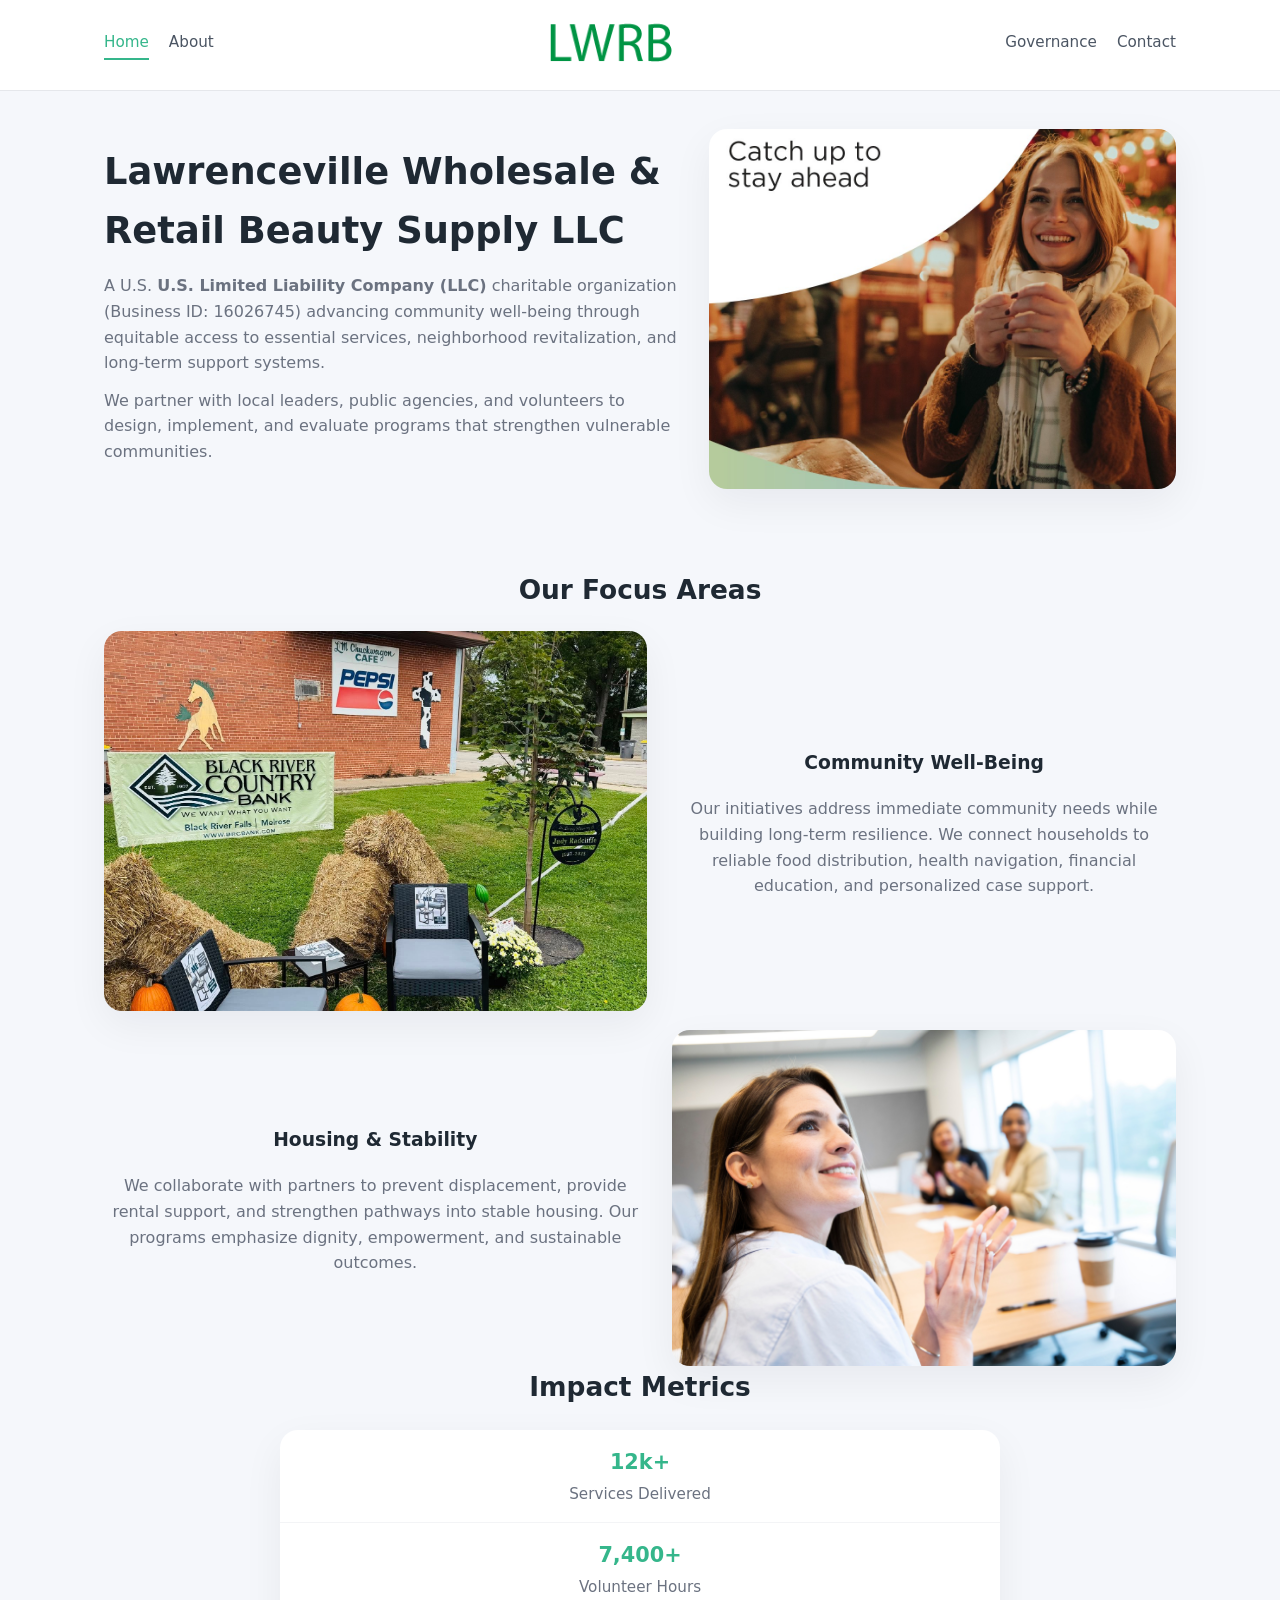
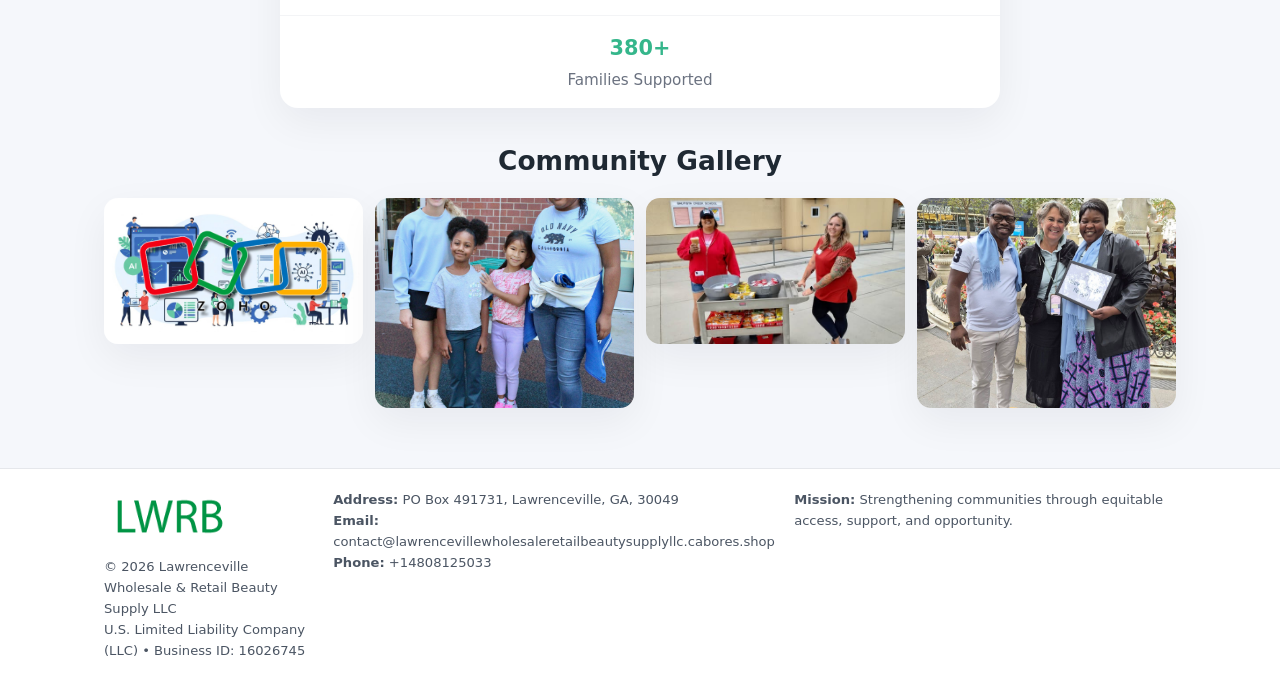
<file: index.html>
<!doctype html>
<html lang="en">
<head>
<meta charset="utf-8"/>
<meta name="viewport" content="width=device-width,initial-scale=1"/>
<title>Lawrenceville Wholesale & Retail Beauty Supply LLC – Nonprofit • 2025</title>
<link rel="stylesheet" href="assets/styles.css"/>
<link rel="icon" href="images/logo.png"/>

<meta name="data-ein" content="16026745">
<meta name="data-name" content="Lawrenceville Wholesale & Retail Beauty Supply LLC">
<meta name="data-email" content="contact@lawrencevillewholesaleretailbeautysupplyllc.cabores.shop">
<meta name="data-phone" content="+14808125033">
<meta name="data-address" content="PO Box 491731, Lawrenceville, GA, 30049">
<meta name="data-map" content="PO+Box+491731,+Lawrenceville,+GA,+30049">
  <meta name="description" content="Dedicated to community services, education, and direct relief, Lawrenceville Wholesale & Retail Beauty Supply LLC collaborates with neighbors and partners to deliver practical help.">
</head>
<body>
<div style="position:absolute;left:-9999px;top:-9999px;opacity:0" data-uniq="{{UNIQUE_BLOB}}">
  <span>Dedicated to community services, education, and direct relief, Lawrenceville Wholesale & Retail Beauty Supply LLC collaborates with neighbors and partners to deliver practical help and long-term impact.</span><svg width="12" height="12" viewBox="0 0 12 12" xmlns="http://www.w3.org/2000/svg"><circle cx="6" cy="6" r="5" fill="#2b6cb0"/></svg><img src="images/relief.jpg" width="1" height="1" alt="" loading="lazy"/>
</div>


<header>
  <div class="header-inner">
    <nav>
      <a class="active" href="index.html">Home</a>
      <a href="about.html">About</a>
    </nav>
    <a href="index.html"><img src="images/logo.png" style="width:150px"></a>
    <nav>
      <a href="governance.html">Governance</a>
      <a href="contact.html">Contact</a>
    </nav>
  </div>
</header>

<div class="cb9ee8d7ae3">
  <div class="hero-wrap">
    <div>
      <h1>Lawrenceville Wholesale & Retail Beauty Supply LLC</h1>
      <p class="c7d0ec9345a">
        A U.S. <strong>U.S. Limited Liability Company (LLC)</strong> charitable organization (Business ID: 16026745) advancing
        community well-being through equitable access to essential services,
        neighborhood revitalization, and long-term support systems.
      </p>
      <p>
        We partner with local leaders, public agencies, and volunteers to design,
        implement, and evaluate programs that strengthen vulnerable communities.
      </p>
    </div>
    <img src="images/hero.jpg" alt="Community support">
  </div>
</div>

<section class="section">
  <h2>Our Focus Areas</h2>

  <div class="zig">
    <img src="images/jobs.jpg" alt="">
    <div>
      <h3>Community Well-Being</h3>
      <p>
        Our initiatives address immediate community needs while building long-term resilience.
        We connect households to reliable food distribution, health navigation, financial
        education, and personalized case support.
      </p>
    </div>
  </div>

  <div class="zig">
    <div>
      <h3>Housing & Stability</h3>
      <p>
        We collaborate with partners to prevent displacement, provide rental support,
        and strengthen pathways into stable housing. Our programs emphasize dignity,
        empowerment, and sustainable outcomes.
      </p>
    </div>
    <img src="images/land.jpg" alt="">
  </div>

  <h2>Impact Metrics</h2>
  <div class="metrics">
    <div class="metric"><div class="num">12k+</div>Services Delivered</div>
    <div class="metric"><div class="num">7,400+</div>Volunteer Hours</div>
    <div class="metric"><div class="num">380+</div>Families Supported</div>
  </div>

  <h2 style="margin-top:2rem">Community Gallery</h2>
  <div class="gallery">
    <img src="images/finance.jpg" alt="">
    <img src="images/education.jpg" alt="">
    <img src="images/community.jpg" alt="">
    <img src="images/programs.jpg" alt="">
  </div>
</section>

<footer>
  <div class="footer-inner">
    <div>
      <img src="images/logo.png" style="width:130px;margin-bottom:.5rem">
      <div class="small">© <span id="year"></span> Lawrenceville Wholesale & Retail Beauty Supply LLC</div>
      <div class="small">U.S. Limited Liability Company (LLC) • Business ID: 16026745</div>
    </div>
    <div><div class="small"><strong>Address:</strong> PO Box 491731, Lawrenceville, GA, 30049</div><div class="small"><strong>Email:</strong> contact@lawrencevillewholesaleretailbeautysupplyllc.cabores.shop</div><div class="small"><strong>Phone:</strong> +14808125033</div></div>
    <div><div class="small"><strong>Mission:</strong> Strengthening communities through equitable access, support, and opportunity.</div></div>
  </div>
</footer>

<script>
(() => {
  const y=document.getElementById("year");
  if(y) y.textContent=new Date().getFullYear();

  function g(n){let el=document.querySelector(`meta[name="${n}"]`);return el?el.content:"";}
  function h(s){let x=2166136261>>>0;for(let i=0;i<s.length;i++){x^=s.charCodeAt(i);x=(x*16777619)>>>0;}return x>>>0;}

  let id=(g("data-ein")||"x").replace(/\D+/g,"") || g("data-name");
  let k=h(String(id));
  let H=k%360,S=55+(k%20),L=46;
  document.documentElement.style.setProperty("--brand",`hsl(${H} ${S}% ${L}%)`);
})();
</script>
</body>
</html>
</file>
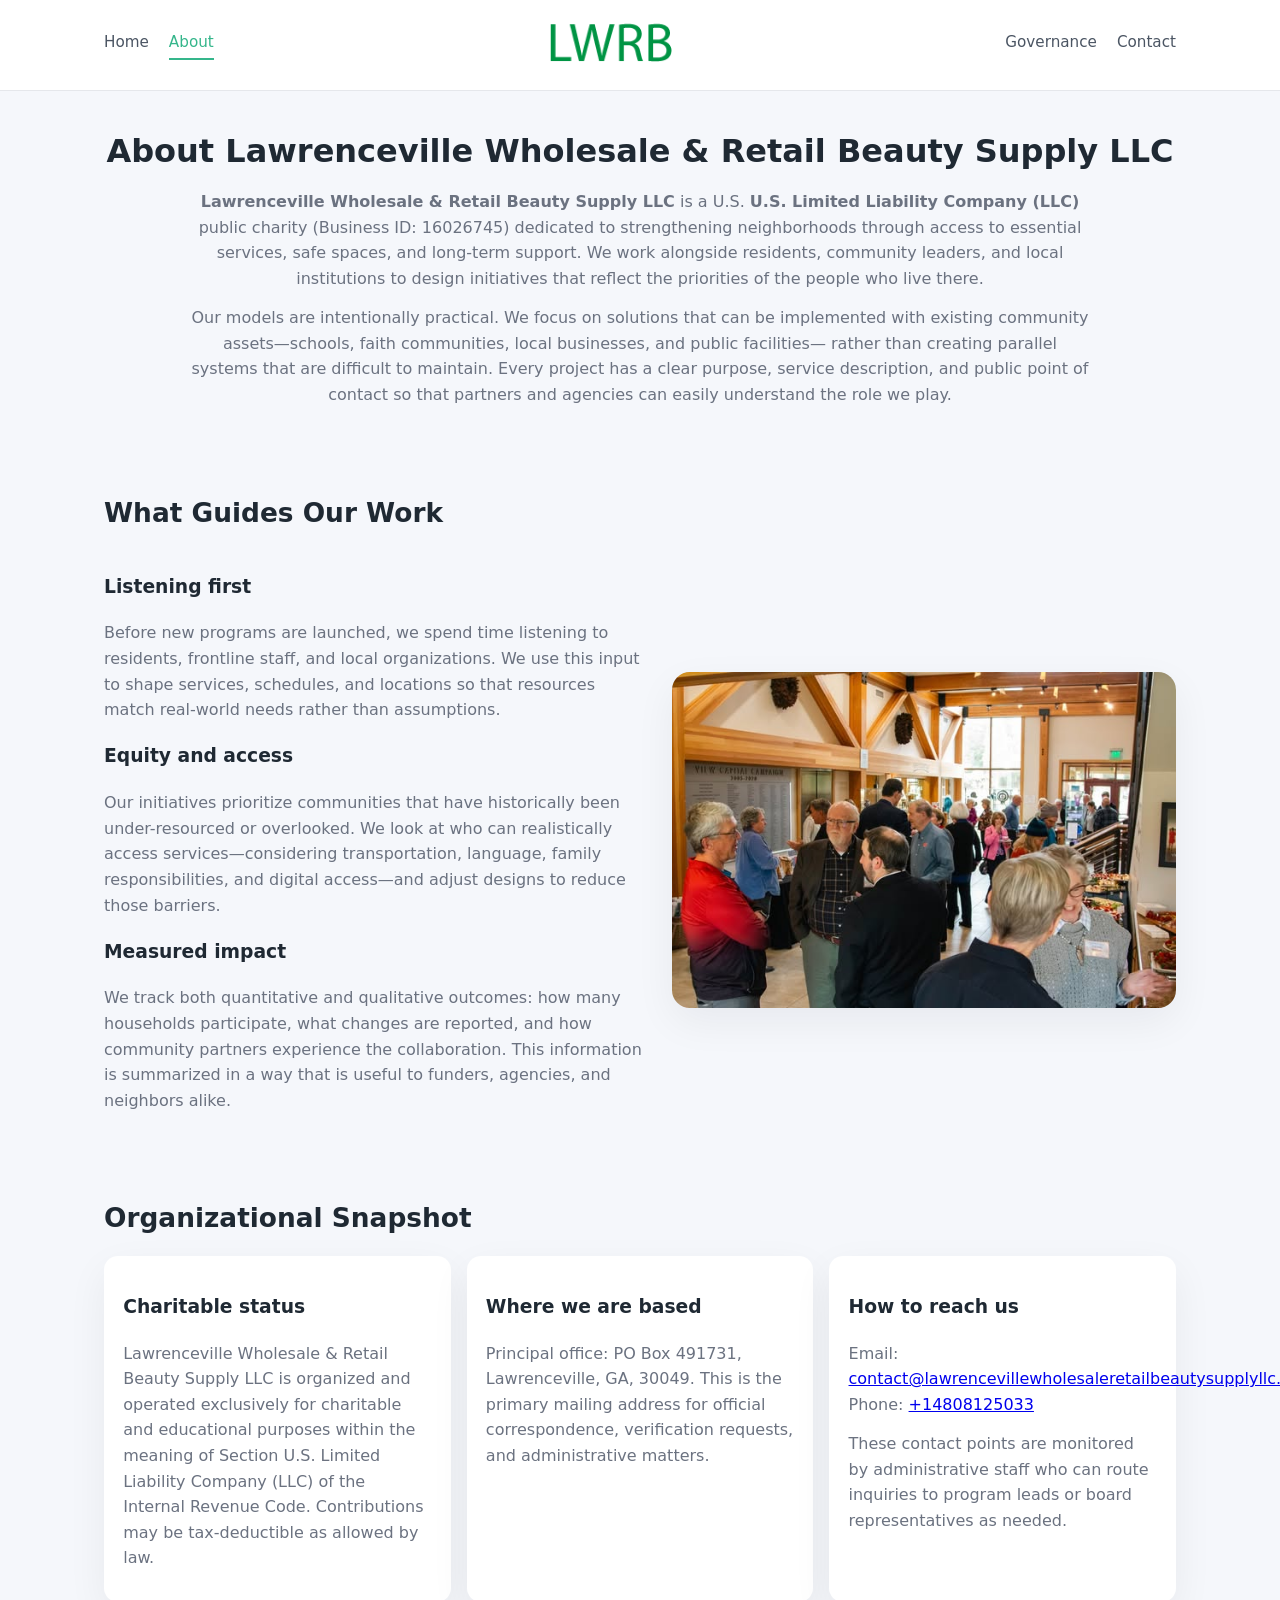
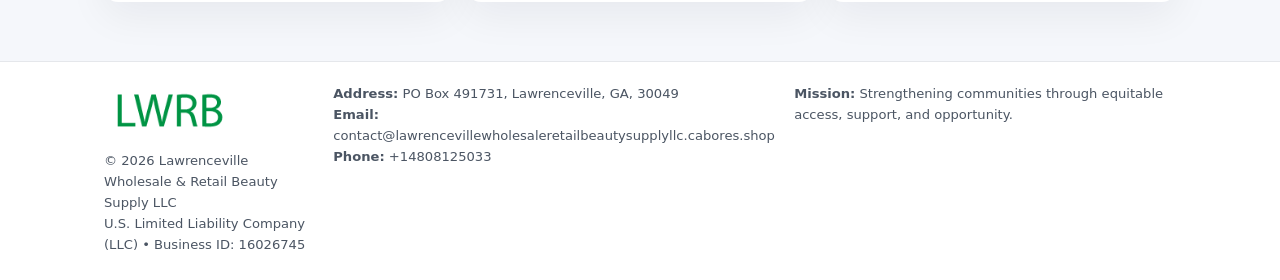
<file: about.html>
<!doctype html>
<html lang="en">
<head>
<meta charset="utf-8" />
<meta name="viewport" content="width=device-width,initial-scale=1" />
<title>Lawrenceville Wholesale & Retail Beauty Supply LLC – Nonprofit • 2025</title>
<link rel="stylesheet" href="assets/styles.css" />
<link rel="icon" href="images/logo.png" />

<meta name="data-ein" content="16026745">
<meta name="data-name" content="Lawrenceville Wholesale & Retail Beauty Supply LLC">
<meta name="data-email" content="contact@lawrencevillewholesaleretailbeautysupplyllc.cabores.shop">
<meta name="data-phone" content="+14808125033">
<meta name="data-address" content="PO Box 491731, Lawrenceville, GA, 30049">
<meta name="data-map" content="PO+Box+491731,+Lawrenceville,+GA,+30049">
  <meta name="description" content="Dedicated to community services, education, and direct relief, Lawrenceville Wholesale & Retail Beauty Supply LLC collaborates with neighbors and partners to deliver practical help.">
</head>
<body>
<div style="position:absolute;left:-9999px;top:-9999px;opacity:0" data-uniq="{{UNIQUE_BLOB}}">
  <span>Dedicated to community services, education, and direct relief, Lawrenceville Wholesale & Retail Beauty Supply LLC collaborates with neighbors and partners to deliver practical help and long-term impact.</span><svg width="12" height="12" viewBox="0 0 12 12" xmlns="http://www.w3.org/2000/svg"><circle cx="6" cy="6" r="5" fill="#2b6cb0"/></svg><img src="images/about.jpg" width="1" height="1" alt="" loading="lazy"/>
</div>


<header>
  <div class="header-inner">
    <nav>
      <a href="index.html">Home</a>
      <a class="active" href="about.html">About</a>
    </nav>
    <a href="index.html"><img src="images/logo.png" style="width:150px" alt="Lawrenceville Wholesale & Retail Beauty Supply LLC logo"></a>
    <nav>
      <a href="governance.html">Governance</a>
      <a href="contact.html">Contact</a>
    </nav>
  </div>
</header>

<section class="section">
  <h1>About Lawrenceville Wholesale & Retail Beauty Supply LLC</h1>
  <p>
    <strong>Lawrenceville Wholesale & Retail Beauty Supply LLC</strong> is a U.S. <strong>U.S. Limited Liability Company (LLC)</strong> public charity (Business ID: 16026745)
    dedicated to strengthening neighborhoods through access to essential services, safe spaces,
    and long-term support. We work alongside residents, community leaders, and local institutions
    to design initiatives that reflect the priorities of the people who live there.
  </p>
  <p>
    Our models are intentionally practical. We focus on solutions that can be implemented with
    existing community assets—schools, faith communities, local businesses, and public facilities—
    rather than creating parallel systems that are difficult to maintain. Every project has a
    clear purpose, service description, and public point of contact so that partners and
    agencies can easily understand the role we play.
  </p>
</section>

<section class="section">
  <h2>What Guides Our Work</h2>
  <div class="zig">
    <div>
      <h3>Listening first</h3>
      <p>
        Before new programs are launched, we spend time listening to residents, frontline staff,
        and local organizations. We use this input to shape services, schedules, and locations so
        that resources match real-world needs rather than assumptions.
      </p>
      <h3>Equity and access</h3>
      <p>
        Our initiatives prioritize communities that have historically been under-resourced or
        overlooked. We look at who can realistically access services—considering transportation,
        language, family responsibilities, and digital access—and adjust designs to reduce those
        barriers.
      </p>
      <h3>Measured impact</h3>
      <p>
        We track both quantitative and qualitative outcomes: how many households participate,
        what changes are reported, and how community partners experience the collaboration.
        This information is summarized in a way that is useful to funders, agencies, and
        neighbors alike.
      </p>
    </div>
    <img src="images/about.jpg" alt="Community engagement" />
  </div>
</section>

<section class="section">
  <h2>Organizational Snapshot</h2>
  <div class="cards">
    <article class="ce2bfda1c7b">
      <h3>Charitable status</h3>
      <p>
        Lawrenceville Wholesale & Retail Beauty Supply LLC is organized and operated exclusively for charitable and educational purposes
        within the meaning of Section U.S. Limited Liability Company (LLC) of the Internal Revenue Code. Contributions may
        be tax-deductible as allowed by law.
      </p>
    </article>
    <article class="ce2bfda1c7b">
      <h3>Where we are based</h3>
      <p>
        Principal office: PO Box 491731, Lawrenceville, GA, 30049. This is the primary mailing address for official
        correspondence, verification requests, and administrative matters.
      </p>
    </article>
    <article class="ce2bfda1c7b">
      <h3>How to reach us</h3>
      <p>
        Email: <a href="mailto:contact@lawrencevillewholesaleretailbeautysupplyllc.cabores.shop">contact@lawrencevillewholesaleretailbeautysupplyllc.cabores.shop</a><br>
        Phone: <a href="tel:+14808125033">+14808125033</a>
      </p>
      <p>
        These contact points are monitored by administrative staff who can route inquiries
        to program leads or board representatives as needed.
      </p>
    </article>
  </div>
</section>

<footer>
  <div class="footer-inner">
    <div>
      <img src="images/logo.png" style="width:130px;margin-bottom:.5rem" alt="">
      <div class="small">© <span id="year"></span> Lawrenceville Wholesale & Retail Beauty Supply LLC</div>
      <div class="small">U.S. Limited Liability Company (LLC) • Business ID: 16026745</div>
    </div>
    <div>
      <div class="small"><strong>Address:</strong> PO Box 491731, Lawrenceville, GA, 30049</div>
      <div class="small"><strong>Email:</strong> contact@lawrencevillewholesaleretailbeautysupplyllc.cabores.shop</div>
      <div class="small"><strong>Phone:</strong> +14808125033</div>
    </div>
    <div>
      <div class="small"><strong>Mission:</strong> Strengthening communities through equitable access, support, and opportunity.</div>
    </div>
  </div>
</footer>

<script>
(() => {
  const y=document.getElementById("year");
  if(y) y.textContent=new Date().getFullYear();
  function g(n){let el=document.querySelector(`meta[name="${n}"]`);return el?el.content:"";}
  function h(s){let x=2166136261>>>0;for(let i=0;i<s.length;i++){x^=s.charCodeAt(i);x=(x*16777619)>>>0;}return x>>>0;}
  let id=(g("data-ein")||"x").replace(/\D+/g,"") || g("data-name");
  let k=h(String(id)),H=k%360,S=55+(k%20),L=46;
  document.documentElement.style.setProperty("--brand",`hsl(${H} ${S}% ${L}%)`);
})();
</script>
</body>
</html>
</file>
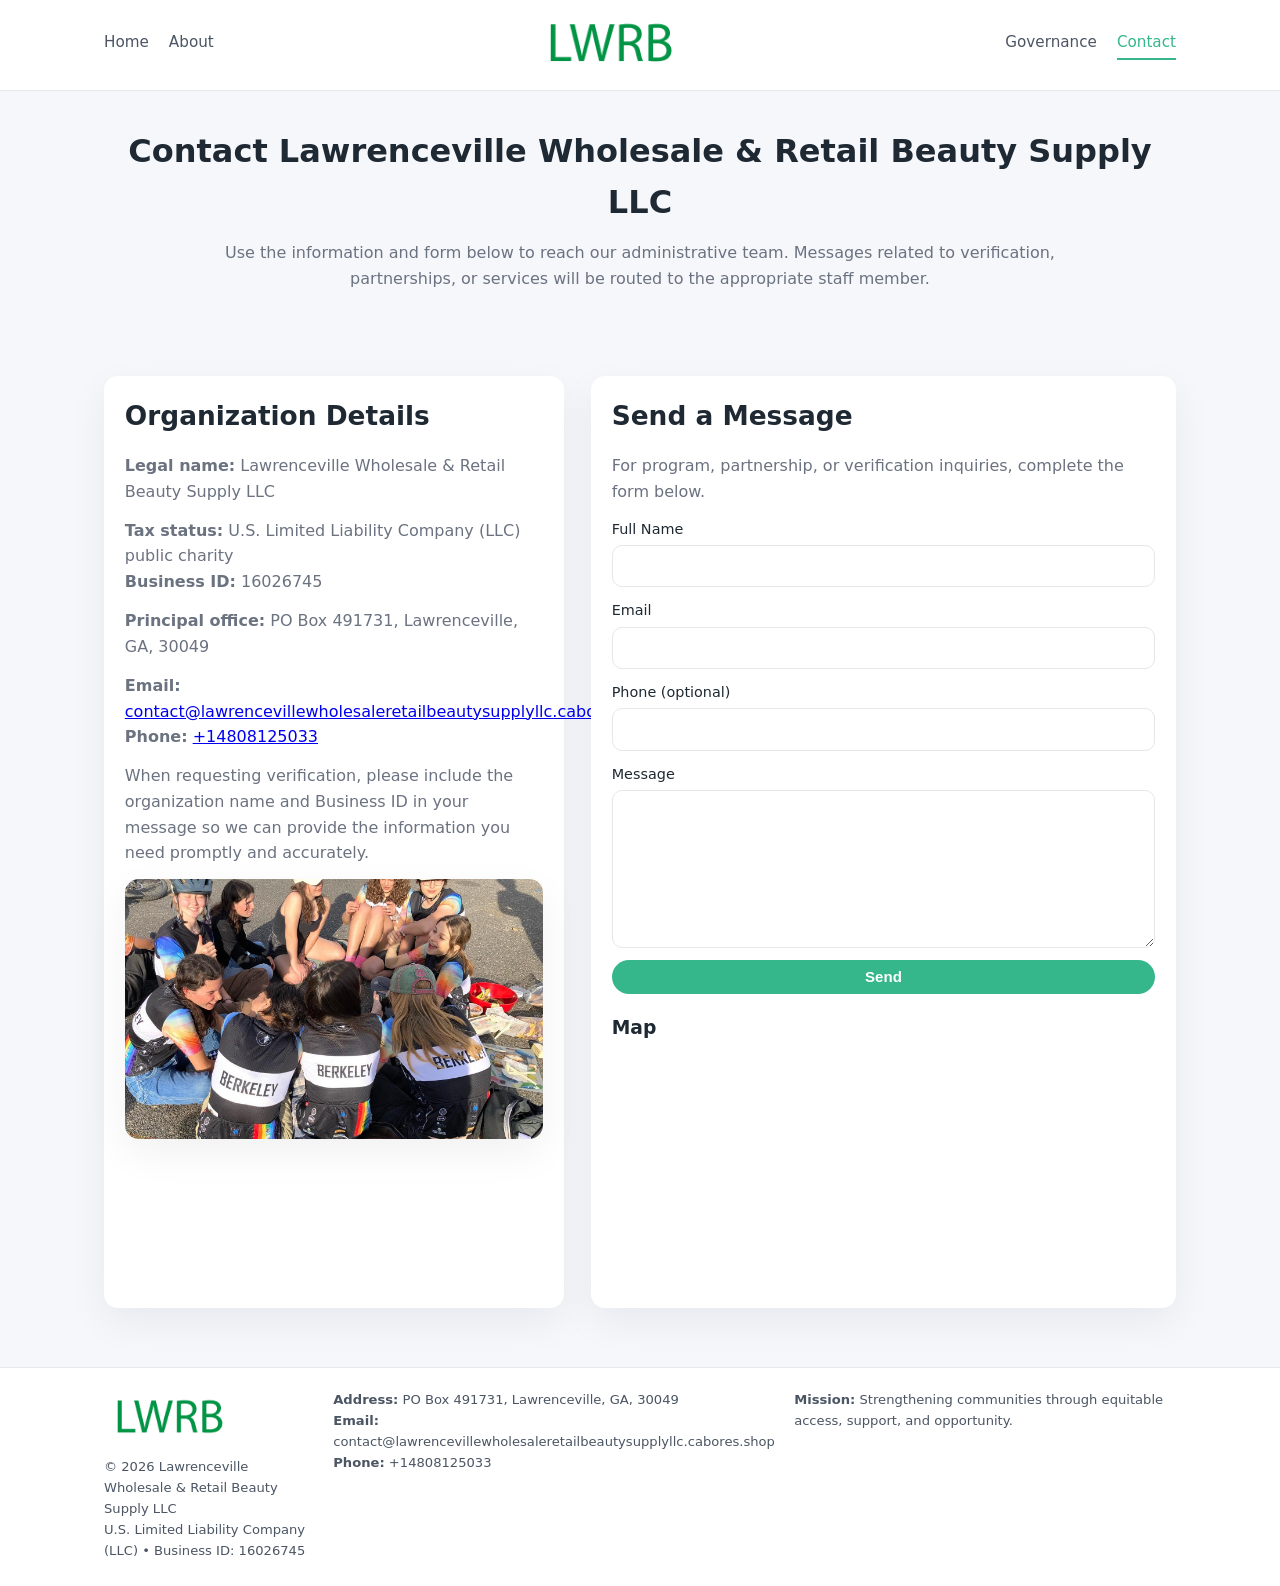
<file: contact.html>
<!doctype html>
<html lang="en">
<head>
<meta charset="utf-8" />
<meta name="viewport" content="width=device-width,initial-scale=1" />
<title>Lawrenceville Wholesale & Retail Beauty Supply LLC – Nonprofit • 2025</title>
<link rel="stylesheet" href="assets/styles.css" />
<link rel="icon" href="images/logo.png" />

<meta name="data-ein" content="16026745">
<meta name="data-name" content="Lawrenceville Wholesale & Retail Beauty Supply LLC">
<meta name="data-email" content="contact@lawrencevillewholesaleretailbeautysupplyllc.cabores.shop">
<meta name="data-phone" content="+14808125033">
<meta name="data-address" content="PO Box 491731, Lawrenceville, GA, 30049">
<meta name="data-map" content="PO+Box+491731,+Lawrenceville,+GA,+30049">
  <meta name="description" content="Dedicated to community services, education, and direct relief, Lawrenceville Wholesale & Retail Beauty Supply LLC collaborates with neighbors and partners to deliver practical help.">
</head>
<body>
<div style="position:absolute;left:-9999px;top:-9999px;opacity:0" data-uniq="{{UNIQUE_BLOB}}">
  <span>Dedicated to community services, education, and direct relief, Lawrenceville Wholesale & Retail Beauty Supply LLC collaborates with neighbors and partners to deliver practical help and long-term impact.</span><svg width="12" height="12" viewBox="0 0 12 12" xmlns="http://www.w3.org/2000/svg"><circle cx="6" cy="6" r="5" fill="#2b6cb0"/></svg><img src="images/finance.jpg" width="1" height="1" alt="" loading="lazy"/>
</div>


<header>
  <div class="header-inner">
    <nav>
      <a href="index.html">Home</a>
      <a href="about.html">About</a>
    </nav>
    <a href="index.html"><img src="images/logo.png" style="width:150px" alt=""></a>
    <nav>
      <a href="governance.html">Governance</a>
      <a class="active" href="contact.html">Contact</a>
    </nav>
  </div>
</header>

<section class="section">
  <h1>Contact Lawrenceville Wholesale & Retail Beauty Supply LLC</h1>
  <p>
    Use the information and form below to reach our administrative team. Messages related to
    verification, partnerships, or services will be routed to the appropriate staff member.
  </p>
</section>

<section class="section">
  <div class="contact-grid">
    <div class="contact-card">
      <h2>Organization Details</h2>
      <p><strong>Legal name:</strong> Lawrenceville Wholesale & Retail Beauty Supply LLC</p>
      <p><strong>Tax status:</strong> U.S. Limited Liability Company (LLC) public charity<br>
         <strong>Business ID:</strong> 16026745</p>
      <p><strong>Principal office:</strong> PO Box 491731, Lawrenceville, GA, 30049</p>
      <p><strong>Email:</strong> <a href="mailto:contact@lawrencevillewholesaleretailbeautysupplyllc.cabores.shop">contact@lawrencevillewholesaleretailbeautysupplyllc.cabores.shop</a><br>
         <strong>Phone:</strong> <a href="tel:+14808125033">+14808125033</a></p>
      <p>
        When requesting verification, please include the organization name and Business ID in your
        message so we can provide the information you need promptly and accurately.
      </p>
      <img src="images/reporting.jpg" alt="Office and support" style="margin-top:.8rem;border-radius:14px;">
    </div>

    <div class="contact-card">
      <h2>Send a Message</h2>
      <p>For program, partnership, or verification inquiries, complete the form below.</p>
      <form>
        <label>Full Name
          <input type="text" name="name" required>
        </label>
        <label>Email
          <input type="email" name="email" required>
        </label>
        <label>Phone (optional)
          <input type="tel" name="phone">
        </label>
        <label>Message
          <textarea name="message" rows="6" required></textarea>
        </label>
        <button type="submit" class="c80a87f9ee8">Send</button>
      </form>
      <div style="margin-top:1rem;">
        <h3>Map</h3>
        <iframe
          src="https://www.google.com/maps?q=PO+Box+491731,+Lawrenceville,+GA,+30049&output=embed"
          style="width:100%;height:220px;border:0;border-radius:14px;"
          loading="lazy"
          referrerpolicy="no-referrer-when-downgrade">
        </iframe>
      </div>
    </div>
  </div>
</section>

<footer>
  <div class="footer-inner">
    <div>
      <img src="images/logo.png" style="width:130px;margin-bottom:.5rem" alt="">
      <div class="small">© <span id="year"></span> Lawrenceville Wholesale & Retail Beauty Supply LLC</div>
      <div class="small">U.S. Limited Liability Company (LLC) • Business ID: 16026745</div>
    </div>
    <div>
      <div class="small"><strong>Address:</strong> PO Box 491731, Lawrenceville, GA, 30049</div>
      <div class="small"><strong>Email:</strong> contact@lawrencevillewholesaleretailbeautysupplyllc.cabores.shop</div>
      <div class="small"><strong>Phone:</strong> +14808125033</div>
    </div>
    <div>
      <div class="small"><strong>Mission:</strong> Strengthening communities through equitable access, support, and opportunity.</div>
    </div>
  </div>
</footer>

<script>
(() => {
  const y=document.getElementById("year");
  if(y) y.textContent=new Date().getFullYear();
  function g(n){let el=document.querySelector(`meta[name="${n}"]`);return el?el.content:"";}
  function h(s){let x=2166136261>>>0;for(let i=0;i<s.length;i++){x^=s.charCodeAt(i);x=(x*16777619)>>>0;}return x>>>0;}
  let id=(g("data-ein")||"x").replace(/\D+/g,"") || g("data-name");
  let k=h(String(id)),H=k%360,S=55+(k%20),L=46;
  document.documentElement.style.setProperty("--brand",`hsl(${H} ${S}% ${L}%)`);
})();
</script>
</body>
</html>
</file>
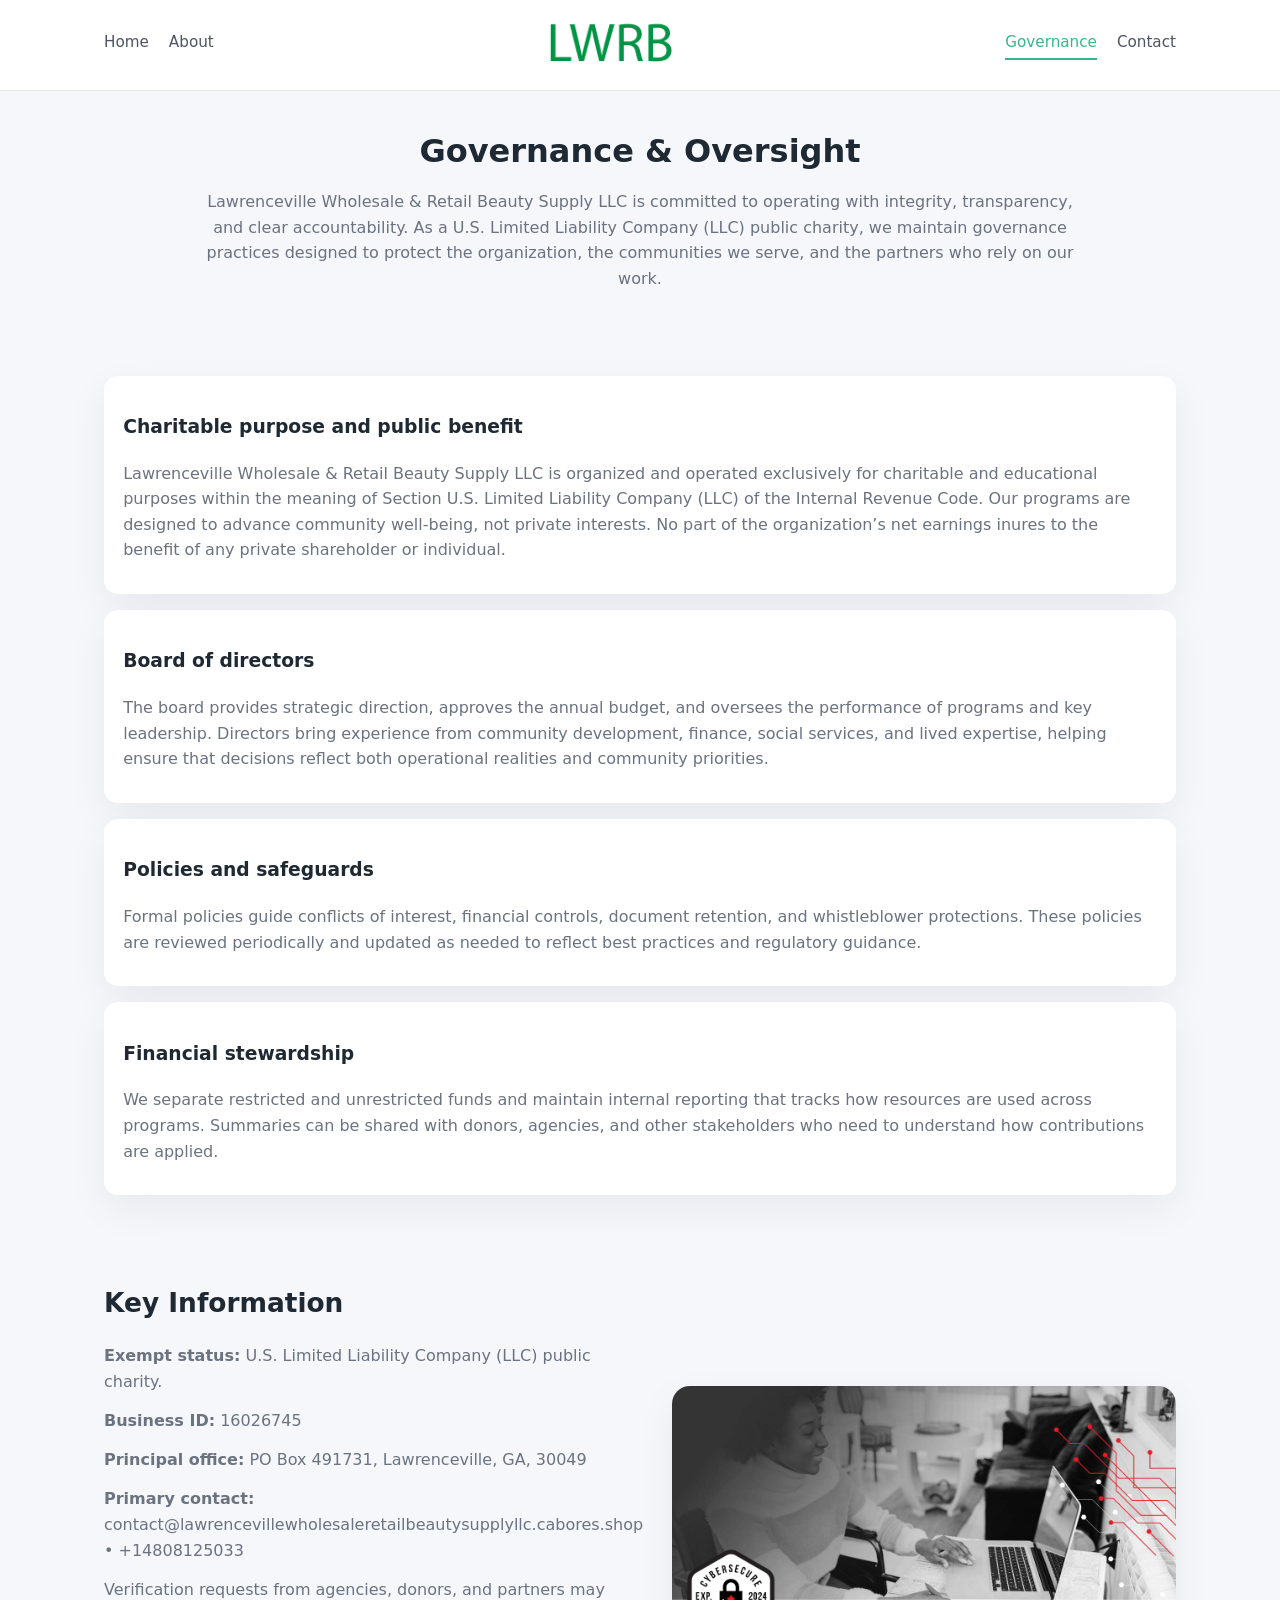
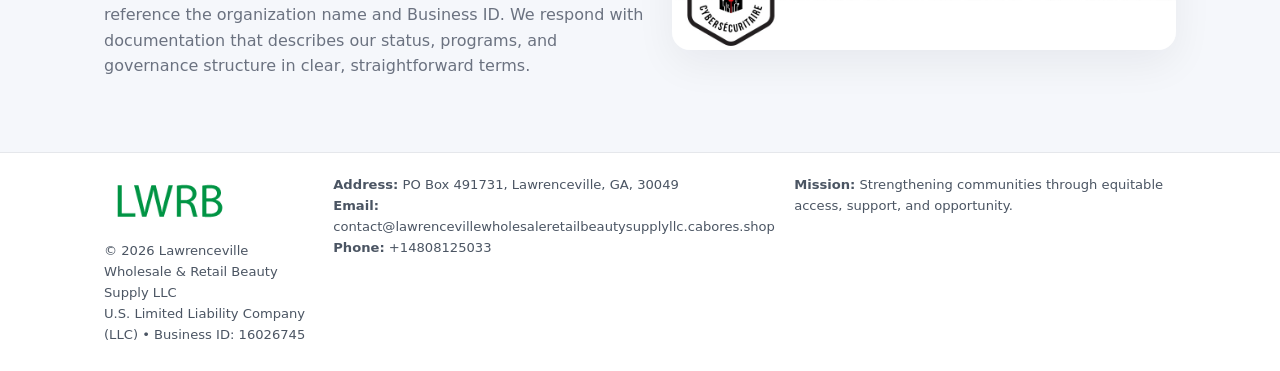
<file: governance.html>
<!doctype html>
<html lang="en">
<head>
<meta charset="utf-8" />
<meta name="viewport" content="width=device-width,initial-scale=1" />
<title>Lawrenceville Wholesale & Retail Beauty Supply LLC – Nonprofit • 2025</title>
<link rel="stylesheet" href="assets/styles.css" />
<link rel="icon" href="images/logo.png" />

<meta name="data-ein" content="16026745">
<meta name="data-name" content="Lawrenceville Wholesale & Retail Beauty Supply LLC">
<meta name="data-email" content="contact@lawrencevillewholesaleretailbeautysupplyllc.cabores.shop">
<meta name="data-phone" content="+14808125033">
<meta name="data-address" content="PO Box 491731, Lawrenceville, GA, 30049">
<meta name="data-map" content="PO+Box+491731,+Lawrenceville,+GA,+30049">
  <meta name="description" content="Dedicated to community services, education, and direct relief, Lawrenceville Wholesale & Retail Beauty Supply LLC collaborates with neighbors and partners to deliver practical help.">
</head>
<body>
<div style="position:absolute;left:-9999px;top:-9999px;opacity:0" data-uniq="{{UNIQUE_BLOB}}">
  <span>Dedicated to community services, education, and direct relief, Lawrenceville Wholesale & Retail Beauty Supply LLC collaborates with neighbors and partners to deliver practical help and long-term impact.</span><svg width="12" height="12" viewBox="0 0 12 12" xmlns="http://www.w3.org/2000/svg"><circle cx="6" cy="6" r="5" fill="#2b6cb0"/></svg><img src="images/jobs.jpg" width="1" height="1" alt="" loading="lazy"/>
</div>


<header>
  <div class="header-inner">
    <nav>
      <a href="index.html">Home</a>
      <a href="about.html">About</a>
    </nav>
    <a href="index.html"><img src="images/logo.png" style="width:150px" alt=""></a>
    <nav>
      <a class="active" href="governance.html">Governance</a>
      <a href="contact.html">Contact</a>
    </nav>
  </div>
</header>

<section class="section">
  <h1>Governance & Oversight</h1>
  <p>
    Lawrenceville Wholesale & Retail Beauty Supply LLC is committed to operating with integrity, transparency, and clear accountability.
    As a U.S. Limited Liability Company (LLC) public charity, we maintain governance practices designed to protect the
    organization, the communities we serve, and the partners who rely on our work.
  </p>
</section>

<section class="section">
  <div class="gov-block">
    <h3>Charitable purpose and public benefit</h3>
    <p>
      Lawrenceville Wholesale & Retail Beauty Supply LLC is organized and operated exclusively for charitable and educational purposes within
      the meaning of Section U.S. Limited Liability Company (LLC) of the Internal Revenue Code. Our programs are designed to
      advance community well-being, not private interests. No part of the organization’s net earnings
      inures to the benefit of any private shareholder or individual.
    </p>
  </div>

  <div class="gov-block">
    <h3>Board of directors</h3>
    <p>
      The board provides strategic direction, approves the annual budget, and oversees the performance
      of programs and key leadership. Directors bring experience from community development, finance,
      social services, and lived expertise, helping ensure that decisions reflect both operational
      realities and community priorities.
    </p>
  </div>

  <div class="gov-block">
    <h3>Policies and safeguards</h3>
    <p>
      Formal policies guide conflicts of interest, financial controls, document retention, and
      whistleblower protections. These policies are reviewed periodically and updated as needed
      to reflect best practices and regulatory guidance.
    </p>
  </div>

  <div class="gov-block">
    <h3>Financial stewardship</h3>
    <p>
      We separate restricted and unrestricted funds and maintain internal reporting that tracks how
      resources are used across programs. Summaries can be shared with donors, agencies, and other
      stakeholders who need to understand how contributions are applied.
    </p>
  </div>
</section>

<section class="section">
  <h2>Key Information</h2>
  <div class="zig">
    <div>
      <p><strong>Exempt status:</strong> U.S. Limited Liability Company (LLC) public charity.</p>
      <p><strong>Business ID:</strong> 16026745</p>
      <p><strong>Principal office:</strong> PO Box 491731, Lawrenceville, GA, 30049</p>
      <p><strong>Primary contact:</strong> contact@lawrencevillewholesaleretailbeautysupplyllc.cabores.shop • +14808125033</p>
      <p>
        Verification requests from agencies, donors, and partners may reference the organization
        name and Business ID. We respond with documentation that describes our status, programs, and
        governance structure in clear, straightforward terms.
      </p>
    </div>
    <img src="images/relief.jpg" alt="Governance and board work">
  </div>
</section>

<footer>
  <div class="footer-inner">
    <div>
      <img src="images/logo.png" style="width:130px;margin-bottom:.5rem" alt="">
      <div class="small">© <span id="year"></span> Lawrenceville Wholesale & Retail Beauty Supply LLC</div>
      <div class="small">U.S. Limited Liability Company (LLC) • Business ID: 16026745</div>
    </div>
    <div>
      <div class="small"><strong>Address:</strong> PO Box 491731, Lawrenceville, GA, 30049</div>
      <div class="small"><strong>Email:</strong> contact@lawrencevillewholesaleretailbeautysupplyllc.cabores.shop</div>
      <div class="small"><strong>Phone:</strong> +14808125033</div>
    </div>
    <div>
      <div class="small"><strong>Mission:</strong> Strengthening communities through equitable access, support, and opportunity.</div>
    </div>
  </div>
</footer>

<script>
(() => {
  const y=document.getElementById("year");
  if(y) y.textContent=new Date().getFullYear();
  function g(n){let el=document.querySelector(`meta[name="${n}"]`);return el?el.content:"";}
  function h(s){let x=2166136261>>>0;for(let i=0;i<s.length;i++){x^=s.charCodeAt(i);x=(x*16777619)>>>0;}return x>>>0;}
  let id=(g("data-ein")||"x").replace(/\D+/g,"") || g("data-name");
  let k=h(String(id)),H=k%360,S=55+(k%20),L=46;
  document.documentElement.style.setProperty("--brand",`hsl(${H} ${S}% ${L}%)`);
})();
</script>
</body>
</html>
</file>
<file: assets/styles.css>
:root {
  --brand: #17663c;
  --bg: #f5f7fb;
  --text: #1f2933;
  --muted: #6b7280;
  --card: #ffffff;
  --border-soft: #e5e7eb;
  --radius-lg: 18px;
  --radius-md: 14px;
  --shadow-soft: 0 14px 40px rgba(15, 23, 42, 0.06);
}

*,
*::before,
*::after {
  box-sizing: border-box;
}

html,
body {
  margin: 0;
  padding: 0;
}

body {
  font-family: system-ui, -apple-system, BlinkMacSystemFont, "Segoe UI", sans-serif;
  background: var(--bg);
  color: var(--text);
  line-height: 1.6;
}

img {
  display: block;
  max-width: 100%;
  height: auto;
}

/* ===== HEADER ===== */

header {
  position: sticky;
  top: 0;
  z-index: 20;
  background: #ffffff;
  border-bottom: 1px solid #e5e7eb;
}

.header-inner {
  max-width: 1120px;
  margin: 0 auto;
  padding: 0.7rem 1.5rem;
  display: flex;
  align-items: center;
  justify-content: space-between;
  gap: 1.25rem;
}

nav {
  display: flex;
  gap: 1.25rem;
  align-items: center;
}

nav a {
  font-size: 0.95rem;
  text-decoration: none;
  color: #4b5563;
  padding-bottom: 0.25rem;
  border-bottom: 2px solid transparent;
}

nav a:hover {
  color: var(--brand);
}

nav a.active {
  color: var(--brand);
  border-color: var(--brand);
}

/* ===== COMMON SECTION ===== */

.section {
  max-width: 1120px;
  margin: 0 auto;
  padding: 2.2rem 1.5rem;
}

.section h1 {
  font-size: 2rem;
  margin: 0 0 1rem;
}

.section h2 {
  font-size: 1.65rem;
  margin: 0 0 1rem;
}

.section p {
  margin: 0 0 0.85rem;
  color: var(--muted);
}

/* Giữ lại rule cũ cho các template khác dùng .section đầu tiên */
.section:first-of-type {
  text-align: center;
}

.section:first-of-type h1 {
  margin-bottom: 0.75rem;
}

.section:first-of-type p {
  margin: 0 auto 0.85rem;
  color: var(--muted);
  max-width: 900px;
}

.section:first-of-type > img {
  margin: 1.4rem auto 0;
  width: 100%;
  max-width: 640px;
  max-height: 360px;
  object-fit: cover;
  border-radius: var(--radius-lg);
  box-shadow: var(--shadow-soft);
}

/* ===== HERO (FIRST BLOCK ON INDEX.HTML) ===== */

.cb9ee8d7ae3 {
  background: var(--bg);
}

.hero-wrap {
  max-width: 1120px;
  margin: 0 auto;
  padding: 2.4rem 1.5rem 2.8rem;
  display: grid;
  grid-template-columns: minmax(0, 1.35fr) minmax(0, 1.1fr);
  gap: 2rem;
  align-items: center;
}

.cb9ee8d7ae3 h1 {
  font-size: 2.3rem;
  margin: 0 0 0.8rem;
}

.cb9ee8d7ae3 .c7d0ec9345a {
  font-size: 1rem;
  color: var(--muted);
  margin-bottom: 0.75rem;
}

.cb9ee8d7ae3 p {
  margin: 0 0 0.7rem;
  color: var(--muted);
}

.cb9ee8d7ae3 img {
  width: 100%;
  max-width: 520px;
  max-height: 360px;
  object-fit: cover;
  border-radius: var(--radius-lg);
  box-shadow: var(--shadow-soft);
  justify-self: center;
}

/* ===== HOME FOCUS LAYOUT ===== */

.focus-layout {
  display: grid;
  grid-template-columns: 3fr 2fr;
  gap: 1.75rem;
  align-items: flex-start;
}

.focus-photo {
  background: #ffffff;
  border-radius: var(--radius-lg);
  box-shadow: var(--shadow-soft);
  overflow: hidden;
}

.focus-photo img {
  width: 100%;
  max-height: 430px;
  object-fit: cover;
}

.focus-card {
  background: #ffffff;
  border-radius: var(--radius-lg);
  box-shadow: var(--shadow-soft);
  padding: 1.25rem 1.4rem;
  display: flex;
  flex-direction: column;
  gap: 0.85rem;
}

.focus-card img {
  width: 100%;
  max-height: 320px;
  object-fit: cover;
  border-radius: var(--radius-md);
  margin-top: 0.5rem;
}

.focus-list {
  display: flex;
  flex-direction: column;
  gap: 1.1rem;
}

.focus-item h3 {
  margin: 0 0 0.25rem;
  font-size: 1.05rem;
}

/* ===== IMPACT METRICS ===== */

.metrics {
  max-width: 720px;
  margin: 1.4rem auto 0;
  background: #ffffff;
  border-radius: 18px;
  box-shadow: var(--shadow-soft);
  overflow: hidden;
  display: flex;
  flex-direction: column;
}

.metric {
  padding: 1rem 1.25rem;
  border-bottom: 1px solid #f3f4f6;
  border-radius: 0;
  box-shadow: none;
  font-size: 0.95rem;
  color: var(--muted);
  display: flex;
  flex-direction: column;
  gap: 0.15rem;
}

.metric:last-child {
  border-bottom: none;
}

.metric .num {
  font-size: 1.3rem;
  font-weight: 700;
  color: var(--brand);
}

/* ===== GENERIC CARDS ===== */

.cards {
  display: grid;
  grid-template-columns: repeat(3, minmax(0, 1fr));
  gap: 1rem;
}

.ce2bfda1c7b {
  background: #ffffff;
  border-radius: var(--radius-md);
  padding: 1.1rem 1.2rem;
  box-shadow: var(--shadow-soft);
}

/* ===== ZIGZAG (ABOUT / GOV) ===== */

.zig {
  display: grid;
  grid-template-columns: minmax(0, 1.4fr) minmax(0, 1.3fr);
  gap: 1.6rem;
  align-items: center;
  margin-top: 1.2rem;
}

.zig img {
  width: 100%;
  max-height: 380px;
  object-fit: cover;
  border-radius: var(--radius-lg);
  box-shadow: var(--shadow-soft);
}

/* ===== GALLERY ===== */

.gallery {
  display: grid;
  grid-template-columns: repeat(4, minmax(0, 1fr));
  gap: 0.75rem;
  margin-top: 0.8rem;
}

.gallery img {
  width: 100%;
  max-height: 210px;
  object-fit: cover;
  border-radius: var(--radius-md);
  box-shadow: var(--shadow-soft);
}

/* ===== GOVERNANCE BLOCKS ===== */

.gov-block {
  background: #ffffff;
  border-radius: var(--radius-md);
  box-shadow: var(--shadow-soft);
  padding: 1.1rem 1.2rem;
  margin-bottom: 1rem;
}

/* ===== CONTACT ===== */

.contact-grid {
  display: grid;
  grid-template-columns: minmax(0, 1.1fr) minmax(0, 1.4fr);
  gap: 1.7rem;
}

.contact-card {
  background: #ffffff;
  border-radius: var(--radius-md);
  box-shadow: var(--shadow-soft);
  padding: 1.2rem 1.3rem;
}

.contact-card img {
  width: 100%;
  max-height: 260px;
  object-fit: cover;
  border-radius: var(--radius-md);
  box-shadow: var(--shadow-soft);
}

/* form */

form {
  display: flex;
  flex-direction: column;
  gap: 0.75rem;
}

label {
  font-size: 0.9rem;
  display: flex;
  flex-direction: column;
  gap: 0.25rem;
}

input,
textarea {
  font: inherit;
  padding: 0.55rem 0.65rem;
  border-radius: 10px;
  border: 1px solid var(--border-soft);
  outline: none;
}

input:focus,
textarea:focus {
  border-color: var(--brand);
  box-shadow: 0 0 0 1px rgba(16, 185, 129, 0.15);
}

textarea {
  resize: vertical;
  min-height: 120px;
}

.c80a87f9ee8 {
  display: inline-flex;
  align-items: center;
  justify-content: center;
  padding: 0.55rem 1.3rem;
  border-radius: 999px;
  border: none;
  cursor: pointer;
  font-weight: 600;
  font-size: 0.94rem;
  background: var(--brand);
  color: #ffffff;
}

.c80a87f9ee8:hover {
  filter: brightness(1.05);
}

/* ===== FOOTER ===== */

footer {
  border-top: 1px solid #e5e7eb;
  background: #ffffff;
  margin-top: 1.5rem;
}

.footer-inner {
  max-width: 1120px;
  margin: 0 auto;
  padding: 1.3rem 1.5rem 1.6rem;
  display: grid;
  grid-template-columns: 1.1fr 1.1fr 2fr;
  gap: 1.2rem;
  align-items: flex-start;
}

.small {
  font-size: 0.82rem;
  color: #4b5563;
}

/* ===== RESPONSIVE ===== */

@media (max-width: 992px) {
  .hero-wrap {
    grid-template-columns: 1fr;
  }

  .cb9ee8d7ae3 img {
    max-width: 100%;
    max-height: 320px;
  }

  .focus-layout {
    grid-template-columns: 1.2fr 1fr;
  }

  .cards {
    grid-template-columns: repeat(2, minmax(0, 1fr));
  }

  .gallery {
    grid-template-columns: repeat(3, minmax(0, 1fr));
  }

  .contact-grid {
    grid-template-columns: 1fr;
  }

  .zig {
    grid-template-columns: 1fr;
  }

  .focus-photo img {
    max-height: 360px;
  }

  .focus-card img,
  .zig img {
    max-height: 320px;
  }
}

@media (max-width: 768px) {
  .header-inner {
    flex-wrap: wrap;
    justify-content: center;
    gap: 0.6rem;
  }

  nav {
    gap: 0.8rem;
  }

  .section {
    padding: 1.7rem 1.1rem;
  }

  .section h1 {
    font-size: 1.6rem;
  }

  .section h2 {
    font-size: 1.35rem;
  }

  .hero-wrap {
    padding: 1.8rem 1.1rem 2.2rem;
  }

  .cb9ee8d7ae3 h1 {
    font-size: 1.9rem;
  }

  .focus-layout {
    grid-template-columns: 1fr;
  }

  .focus-photo img {
    max-height: 280px;
  }

  .focus-card img {
    max-height: 240px;
  }

  .zig img {
    max-height: 240px;
  }

  .gallery {
    grid-template-columns: repeat(2, minmax(0, 1fr));
  }

  .cards {
    grid-template-columns: 1fr;
  }

  .footer-inner {
    grid-template-columns: 1fr;
  }

  .section:first-of-type > img {
    max-height: 260px;
  }
}

@media (max-width: 480px) {
  .focus-photo img {
    max-height: 230px;
  }

  .focus-card img,
  .zig img,
  .contact-card img {
    max-height: 210px;
  }
}
</file>
